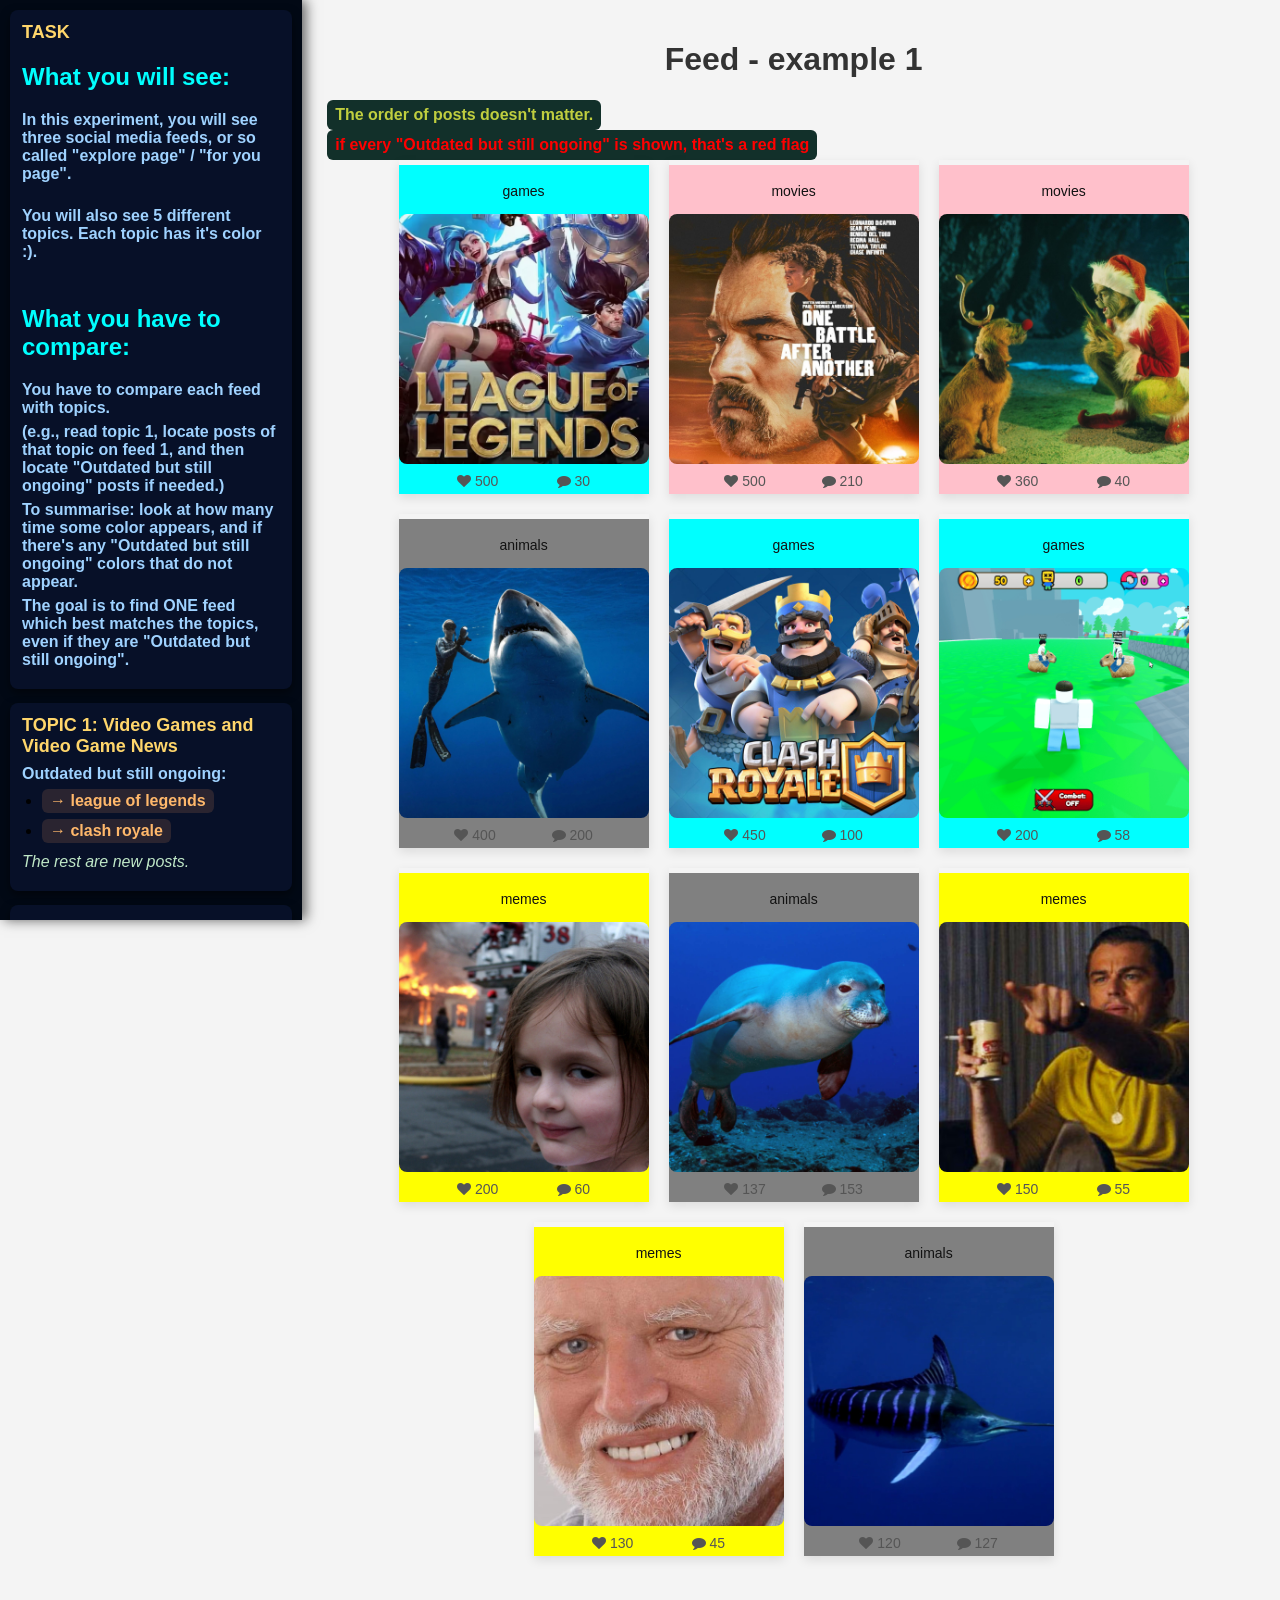
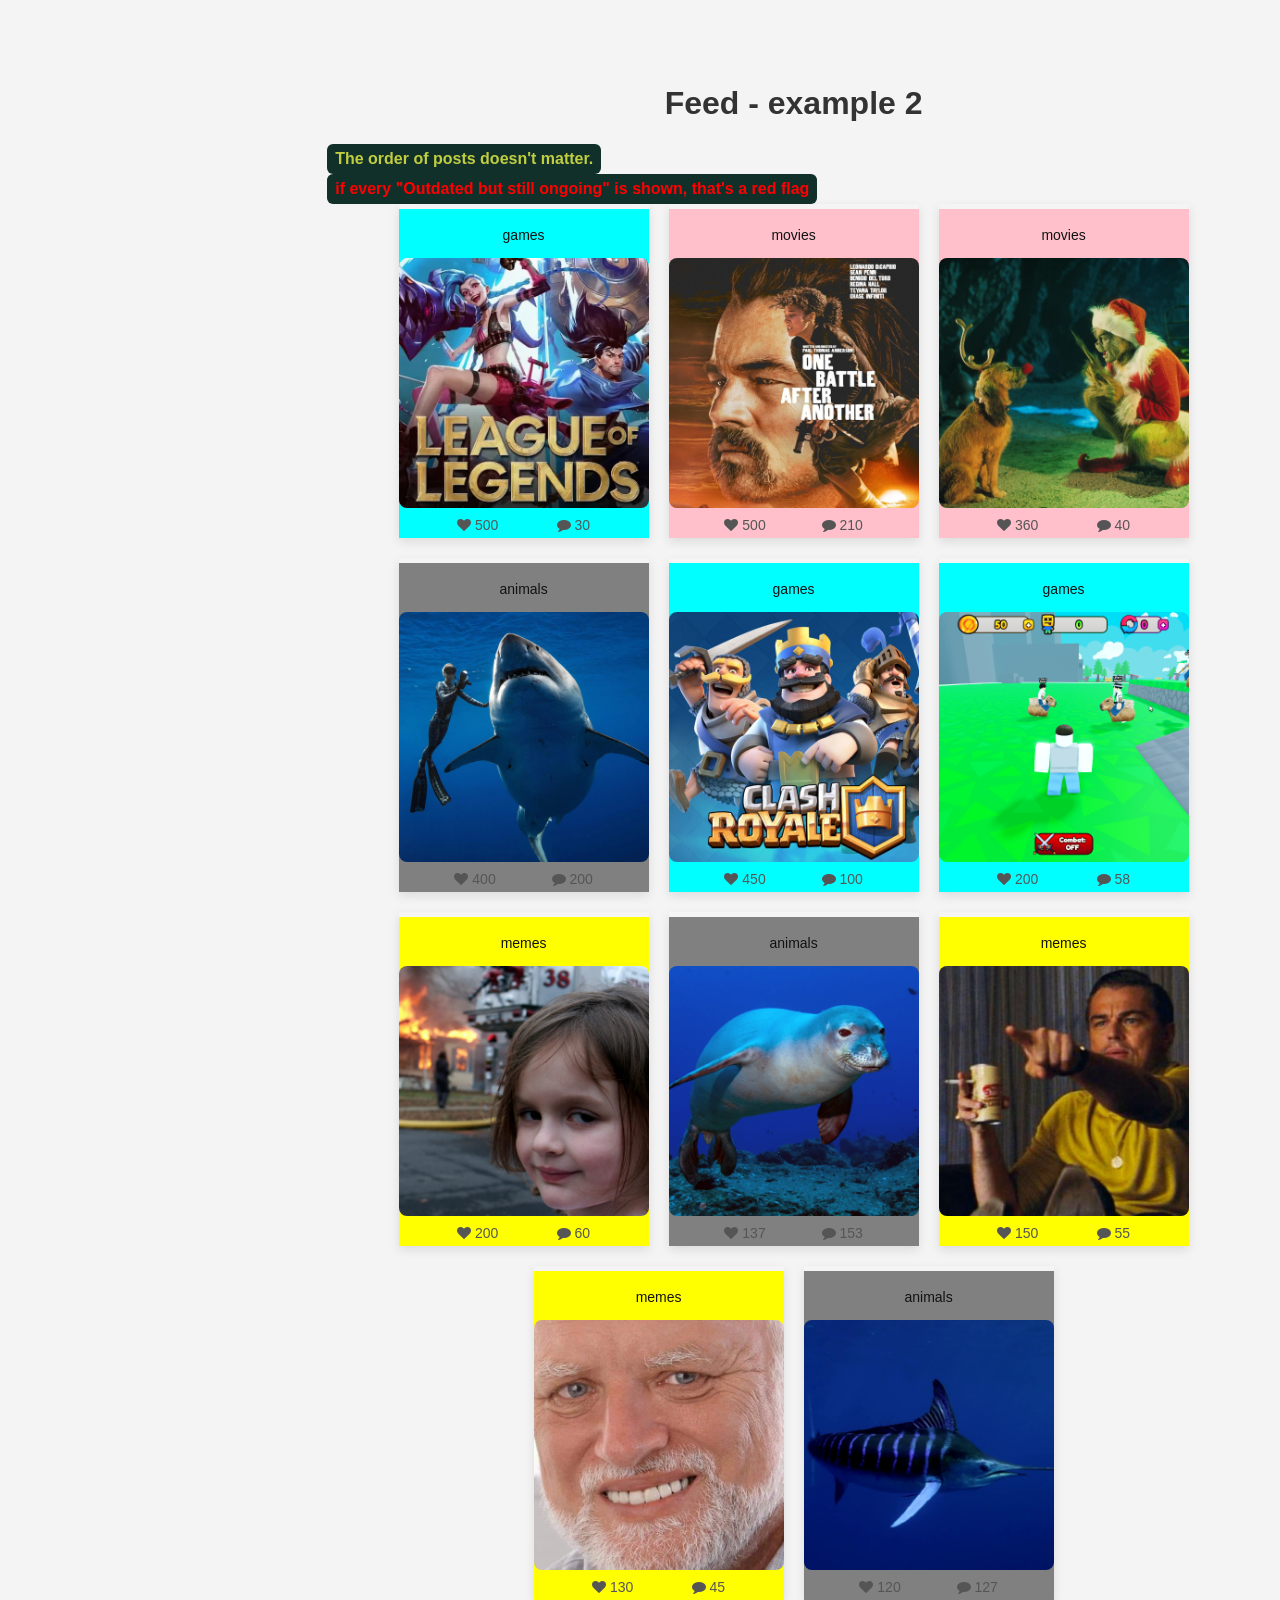
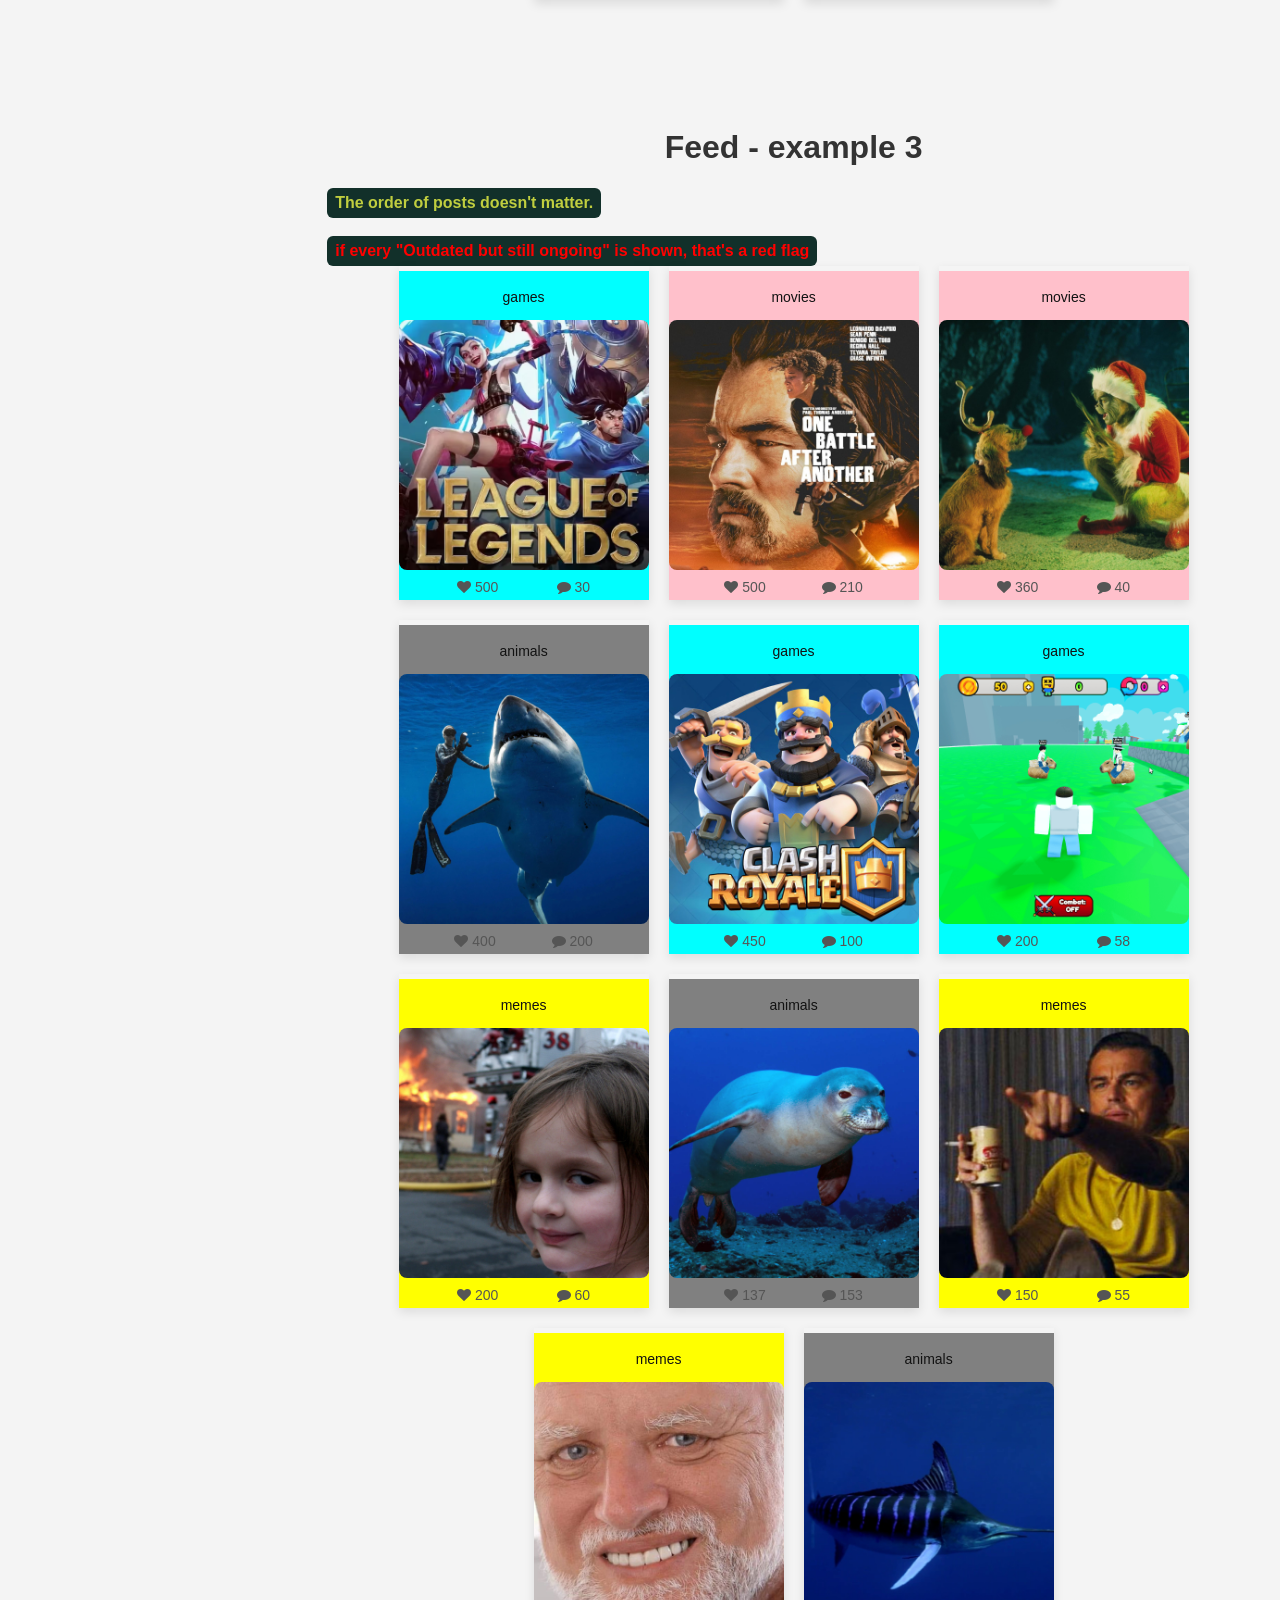
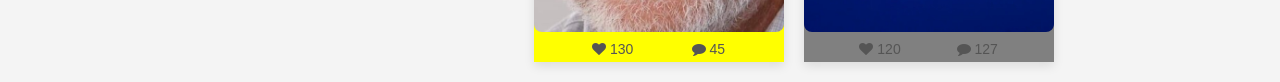
<file: index.html>
<!DOCTYPE html>
<html lang="en">
  <head>
    <meta charset="UTF-8" />
    <meta name="viewport" content="width=device-width, initial-scale=1.0" />
    <title>Feed Examples</title>
    <link rel="stylesheet" href="styles/main.css" />
    <link
      rel="stylesheet"
      href="https://cdnjs.cloudflare.com/ajax/libs/font-awesome/4.7.0/css/font-awesome.min.css"
    />
  </head>
  <body>



    <div 
  style="
    position: fixed;
    top: 0;
    left: 0;
    width: 22vw;
    height: 100vh;
    overflow-y: auto;
    padding: 10px;
    background: #020915;
    box-shadow: 4px 0 12px rgba(0,0,0,0.6);
    z-index: 999;
  "
>
<section style="margin-bottom:14px; padding:12px; border-radius:8px; background:#071028; box-shadow:0 4px 10px rgba(0,0,0,0.5);">
  <h2 style="margin:0 0 8px; font-size:18px; color:#ffd66b;">TASK</h2>

  <div style="margin-bottom:8px;">
    <h2 style="color:aqua"> What you will see:</h2>
    <p style="margin:0 0 6px; font-weight:600; color:#9fd2ff;">In this experiment, you will see <strong>three</strong> social media feeds, or so called "explore page" / "for you page".</p>
    <br/>
    <p style="margin:0 0 6px; font-weight:600; color:#9fd2ff;">You will also see 5 different topics. Each topic has it's color :).</p>
    <br/>


    <h2 style="color:aqua"> What you have to compare:</h2>
    <p style="margin:0 0 6px; font-weight:600; color:#9fd2ff;">You have to compare <strong>each feed with topics</strong>.</p>
    <p style="margin:0 0 6px; font-weight:600; color:#9fd2ff;">(e.g., read topic 1, locate posts of that topic on feed 1, and then locate "Outdated but still ongoing" posts if needed.)</p>

    <p style="margin:0 0 6px; font-weight:600; color:#9fd2ff;">To summarise: <strong>look at how many time some color appears, and if there's any "Outdated but still ongoing" colors that do not appear. </strong> </p>

    <p style="margin:0 0 6px; font-weight:600; color:#9fd2ff;">The goal is to find ONE feed which best matches the topics, even if they are "Outdated but still ongoing". </strong> </p>

    
</section>


<section style="margin-bottom:14px; padding:12px; border-radius:8px; background:#071028; box-shadow:0 4px 10px rgba(0,0,0,0.5);">
  <h2 style="margin:0 0 8px; font-size:18px; color:#ffd66b;">TOPIC 1: Video Games and Video Game News</h2>

  <div style="margin-bottom:8px;">
    <p style="margin:0 0 6px; font-weight:600; color:#9fd2ff;">Outdated but still ongoing:</p>
    <ul style="margin:0 0 10px 20px; padding:0;">
      <li style="margin-bottom:6px;">
        <span style="display:inline-block; padding:3px 8px; border-radius:6px; background:#2a2430; color:#ffb86b; font-weight:600;">→ league of legends</span>
      </li>
      <li>
        <span style="display:inline-block; padding:3px 8px; border-radius:6px; background:#2a2430; color:#ffb86b; font-weight:600;">→ clash royale</span>
      </li>
    </ul>

    <p style="margin:0; font-style:italic; color:#bfe7c7;">The rest are new posts.</p>
  </div>
</section>

<!-- TOPIC 2 -->
<section style="margin-bottom:14px; padding:12px; border-radius:8px; background:#071028; box-shadow:0 4px 10px rgba(0,0,0,0.5);">
  <h2 style="margin:0 0 8px; font-size:18px; color:#ffd66b;">TOPIC 2: Movies and Movie News</h2>

  <div style="margin-bottom:8px;">
    <p style="margin:0 0 6px; font-weight:600; color:#9fd2ff;">Outdated but still ongoing:</p>
    <ul style="margin:0 0 10px 20px; padding:0;">
      <li style="margin-bottom:6px;">
        <span style="display:inline-block; padding:3px 8px; border-radius:6px; background:#2a2430; color:#ffb86b; font-weight:600;">→ One battle after another</span>
      </li>
      <li>
        <span style="display:inline-block; padding:3px 8px; border-radius:6px; background:#2a2430; color:#ffb86b; font-weight:600;">→ Grinch</span>
      </li>
    </ul>

    <p style="margin:0; font-style:italic; color:#bfe7c7;">The rest are new posts.</p>
  </div>
</section>

<!-- TOPIC 3 -->
<section style="margin-bottom:14px; padding:12px; border-radius:8px; background:#071028; box-shadow:0 4px 10px rgba(0,0,0,0.5);">
  <h2 style="margin:0 0 8px; font-size:18px; color:#ffd66b;">TOPIC 3: Memes</h2>

  <div>
    <p style="margin:0 0 6px; font-weight:600; color:#9fd2ff;">Status:</p>
    <p style="margin:0; padding:6px 8px; border-radius:6px; display:inline-block; background:#12302a; color:#9ff3c4;">They are all new posts.</p>
  </div>
</section>

<!-- TOPIC 4 -->
<section style="margin-bottom:14px; padding:12px; border-radius:8px; background:#071028; box-shadow:0 4px 10px rgba(0,0,0,0.5);">
  <h2 style="margin:0 0 8px; font-size:18px; color:#ffd66b;">TOPIC 4: Animals</h2>

  <div style="margin-bottom:8px;">
    <p style="margin:0 0 6px; font-weight:600; color:#9fd2ff;">Outdated but still ongoing:</p>
    <ul style="margin:0 0 10px 20px; padding:0;">
      <li>
        <span style="display:inline-block; padding:3px 8px; border-radius:6px; background:#2a2430; color:#ffb86b; font-weight:600;">→ Great white shark</span>
      </li>
    </ul>

    <p style="margin:0; font-style:italic; color:#bfe7c7;">The rest are new posts.</p>
  </div>
</section>

<!-- TOPIC 5 -->
<section style="margin-bottom:18px; padding:12px; border-radius:8px; background:#071028; box-shadow:0 4px 10px rgba(0,0,0,0.5);">
  <h2 style="margin:0 0 8px; font-size:18px; color:#ffd66b;">TOPIC 5: Food</h2>

  <div>
    <p style="margin:0; padding:6px 8px; border-radius:6px; display:inline-block; background:#12302a; color:#9ff3c4; font-weight:600;">They are all new posts.</p>
  </div>
</section>





  </div>

<div style="margin-left: 24vw;">
    <h1>Feed - example 1</h1>
       <p style="margin:0; padding:6px 8px; border-radius:6px; display:inline-block; background:#12302a; color:rgb(192, 206, 63); font-weight:600;">The order of posts doesn't matter.</p>
       <br/>
    <p style="margin:0; padding:6px 8px; border-radius:6px; display:inline-block; background:#12302a; color:red; font-weight:600;">if every "Outdated but still ongoing" is shown, that's a red flag</p>


    <div id="feed" class="feed"></div>

    <br />
    <br />
    <br />
    <br />
    <br />
    <br />
    <h1>Feed - example 2</h1>
     <p style="margin:0; padding:6px 8px; border-radius:6px; display:inline-block; background:#12302a; color:rgb(192, 206, 63); font-weight:600;">The order of posts doesn't matter.</p>
       <br/>
    <p style="margin:0; padding:6px 8px; border-radius:6px; display:inline-block; background:#12302a; color:red; font-weight:600;">if every "Outdated but still ongoing" is shown, that's a red flag</p>

    <div id="feedLow" class="feed"></div>

    <br />
    <br />
    <br />
    <br />
    <br />
    <br />
    <h1>Feed - example 3</h1>
    <p style="margin:0; padding:6px 8px; border-radius:6px; display:inline-block; background:#12302a; color:rgb(192, 206, 63); font-weight:600;">The order of posts doesn't matter.</p>
       <br/>
       <br/>
    <p style="margin:0; padding:6px 8px; border-radius:6px; display:inline-block; background:#12302a; color:red; font-weight:600;">if every "Outdated but still ongoing" is shown, that's a red flag</p>

    <div id="feedHigh" class="feed"></div>


    </div>

    
    <script src="setup.js"></script>
  </body>
</html>
</file>
<file: styles/main.css>
body {
  font-family: 'Arial', sans-serif;
  background-color: #f4f4f4;
  margin: 0;
  padding: 20px;
}

h1 {
  text-align: center;
  color: #333;
}

.feed {
  display: flex;
  flex-wrap: wrap;
  justify-content: center;
  gap: 20px;
}

.post-item {
  box-shadow: 0 4px 10px rgba(0,0,0,0.1);
  width: 250px;
  transition: transform 0.2s, box-shadow 0.2s;
}

.post-item:hover {
  transform: translateY(-5px);
  box-shadow: 0 8px 20px rgba(0,0,0,0.2);
}

.post-item h3 {
  margin: 0 0 10px 0;
  font-size: 18px;
  color: #007acc;
}

.post-item p {
  margin: 5px 0;
  font-size: 14px;
  color: #555;
}

.post-item img {
  width: 100%;
  border-radius: 8px;
  margin-top: 10px;
  object-fit: cover;
}
</file>
